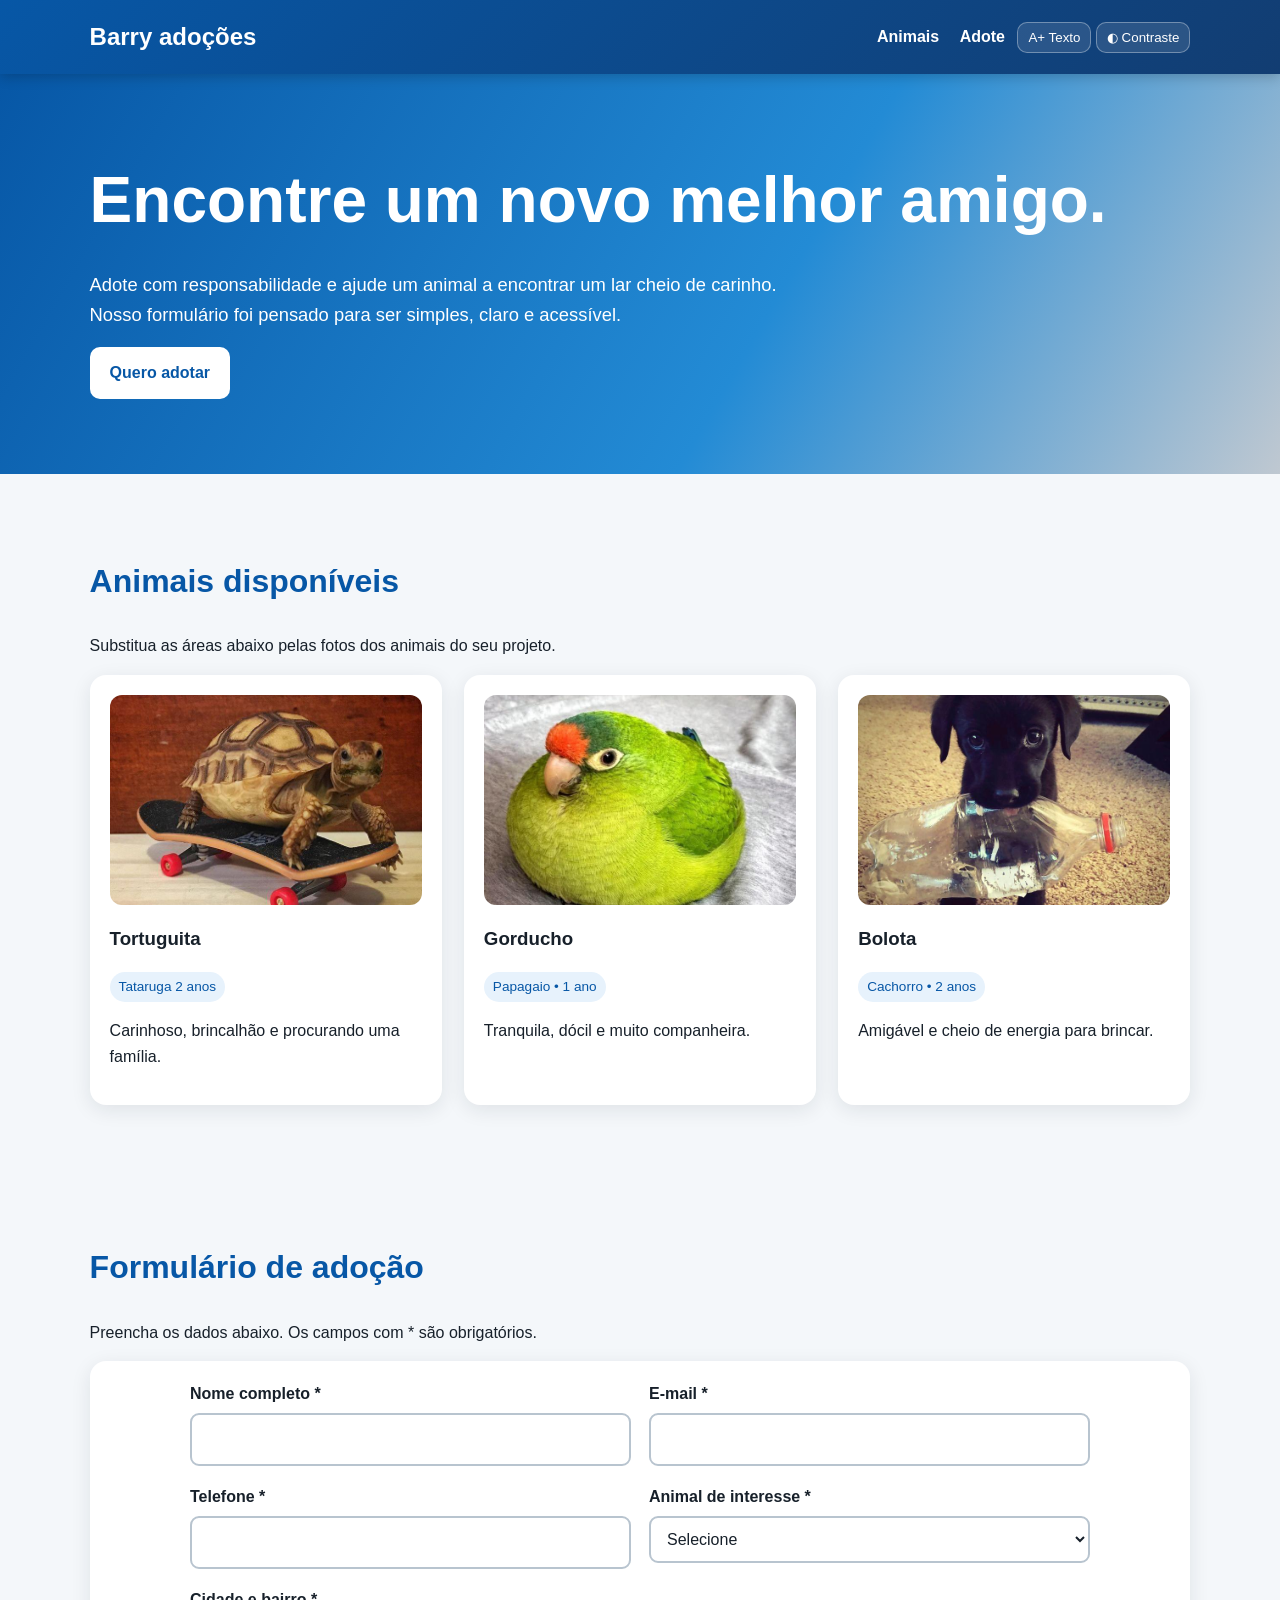
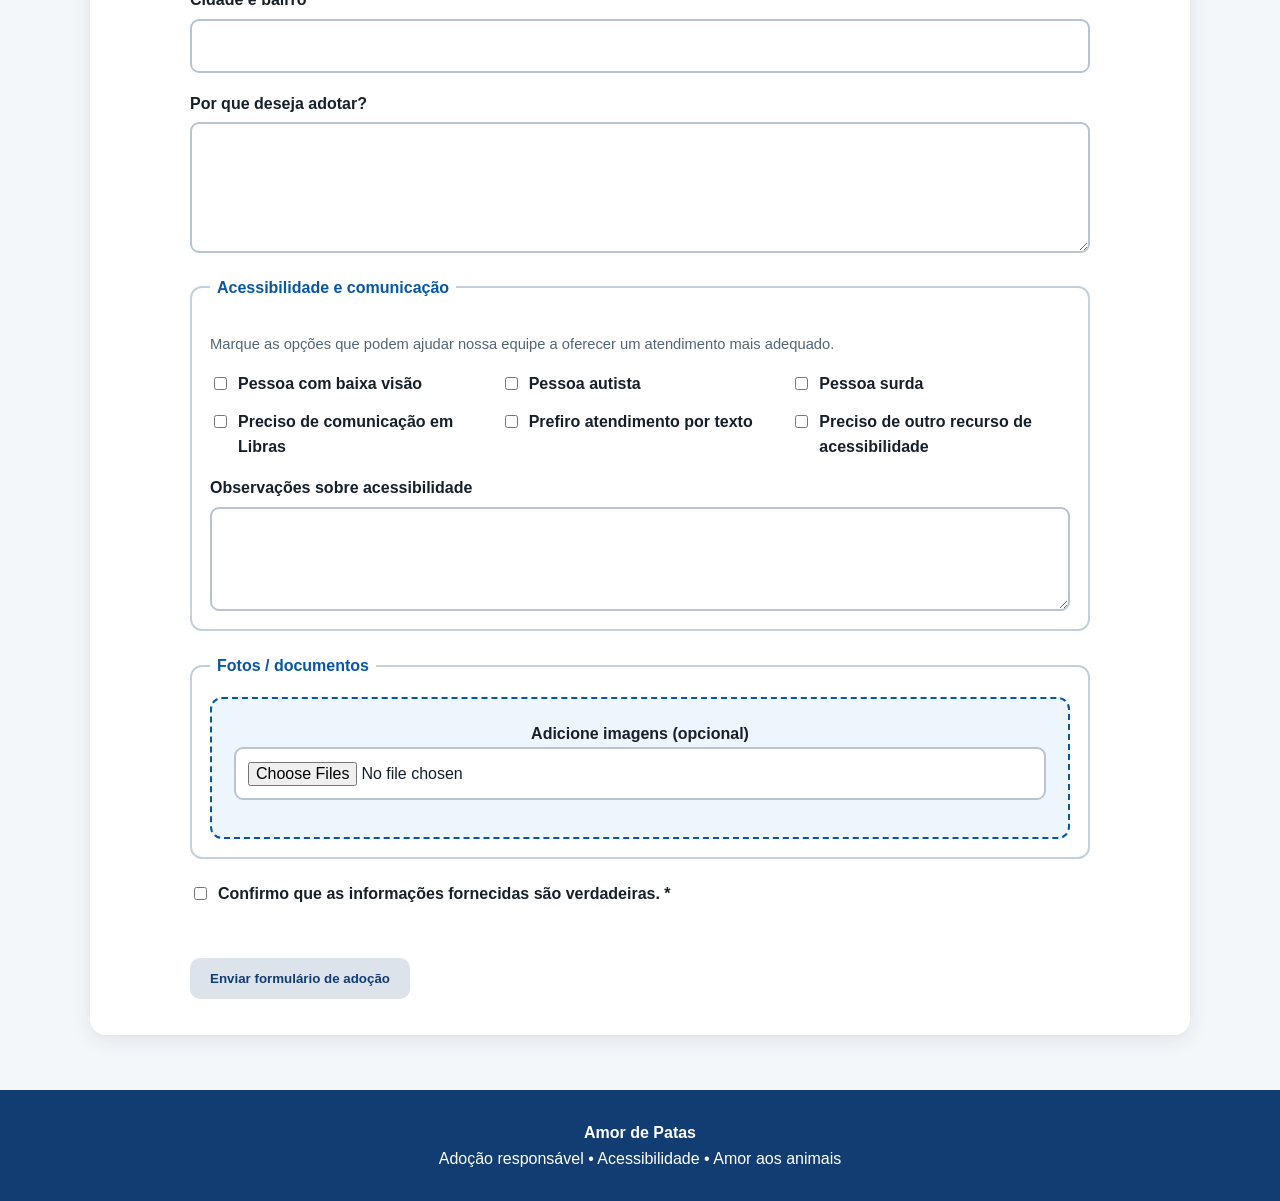
<file: index.html>
<!DOCTYPE html>
<html lang="pt-BR">

<head>
  <meta charset="UTF-8">
  <meta name="viewport" content="width=device-width, initial-scale=1.0">
  <title>Amor de Patas | Adoção Responsável</title>

  <style>
    :root {
      --blue: #0757a6;
      --blue2: #0b7bd3;
      --silver: #dce3ea;
      --dark: #17202a;
      --white: #fff;
      --focus: #ffd43b;
    }

    * {
      box-sizing: border-box;
    }

    html {
      scroll-behavior: smooth;
    }

    body {
      margin: 0;
      font-family: Arial, Helvetica, sans-serif;
      color: var(--dark);
      background: #f4f7fa;
      line-height: 1.6;
    }

    body.high-contrast {
      background: #000;
      color: #fff;
    }

    body.high-contrast .card,
    body.high-contrast header,
    body.high-contrast footer,
    body.high-contrast .hero {
      background: #111;
      color: #fff;
    }

    body.large-text {
      font-size: 118%;
    }

    header {
      background: linear-gradient(135deg, var(--blue), #123d72);
      color: white;
      padding: 18px 7%;
      position: sticky;
      top: 0;
      z-index: 10;
      box-shadow: 0 3px 12px #0003;
    }

    nav {
      display: flex;
      align-items: center;
      justify-content: space-between;
      gap: 20px;
      flex-wrap: wrap;
    }

    .logo {
      font-size: 1.5rem;
      font-weight: 800;
    }

    nav a {
      color: #fff;
      text-decoration: none;
      margin: 0 8px;
      font-weight: bold;
    }

    nav a:hover,
    nav a:focus {
      text-decoration: underline;
    }

    .access {
      background: #ffffff1c;
      border: 1px solid #ffffff55;
      border-radius: 10px;
      padding: 7px 10px;
      color: #fff;
      cursor: pointer;
    }

    .hero {
      padding: 75px 7%;
      color: white;
      background: linear-gradient(120deg, #0757a6, #238bd5 60%, #bfc8d1);
    }

    .hero h1 {
      font-size: clamp(2.2rem, 5vw, 4rem);
      margin: 0 0 12px;
    }

    .hero p {
      max-width: 720px;
      font-size: 1.15rem;
    }

    .btn {
      display: inline-block;
      border: 0;
      border-radius: 10px;
      padding: 13px 20px;
      background: var(--silver);
      color: #123d72;
      font-weight: 800;
      text-decoration: none;
      cursor: pointer;
    }

    .btn.primary {
      background: #fff;
      color: var(--blue);
    }

    section {
      padding: 55px 7%;
    }

    h2 {
      color: var(--blue);
      font-size: 2rem;
    }

    .cards {
      display: grid;
      grid-template-columns: repeat(auto-fit, minmax(220px, 1fr));
      gap: 22px;
    }

    .card {
      background: white;
      border-radius: 16px;
      padding: 20px;
      box-shadow: 0 5px 20px #17202a18;
    }

    .animal-img {
      height: 210px;
      border-radius: 12px;
      background: linear-gradient(135deg, #dce3ea, #9eb4c9);
      display: flex;
      align-items: center;
      justify-content: center;
      overflow: hidden;
      margin-bottom: 15px;
    }

    .animal-img img {
      width: 100%;
      height: 100%;
      object-fit: cover;
    }

    .placeholder {
      text-align: center;
      color: #31516e;
      font-weight: bold;
    }

    .tag {
      display: inline-block;
      background: #e7f2fc;
      color: var(--blue);
      padding: 4px 9px;
      border-radius: 20px;
      font-size: 0.85rem;
    }

    form {
      max-width: 900px;
      margin: auto;
    }

    .form-grid {
      display: grid;
      grid-template-columns: repeat(2, 1fr);
      gap: 18px;
    }

    .field {
      display: flex;
      flex-direction: column;
      gap: 6px;
    }

    .field.full {
      grid-column: 1 / -1;
    }

    label {
      font-weight: bold;
    }

    input,
    select,
    textarea {
      width: 100%;
      padding: 12px;
      border: 2px solid #b8c4cf;
      border-radius: 9px;
      font: inherit;
      background: #fff;
      color: #17202a;
    }

    input:focus,
    select:focus,
    textarea:focus,
    button:focus,
    a:focus {
      outline: 3px solid var(--focus);
      outline-offset: 2px;
    }

    fieldset {
      border: 2px solid #c4d0da;
      border-radius: 12px;
      padding: 18px;
      margin: 22px 0;
    }

    legend {
      font-weight: 800;
      color: var(--blue);
      padding: 0 7px;
    }

    .checks {
      display: grid;
      grid-template-columns: repeat(auto-fit, minmax(220px, 1fr));
      gap: 12px;
    }

    .check {
      display: flex;
      gap: 8px;
      align-items: flex-start;
    }

    .check input {
      width: auto;
      margin-top: 6px;
    }

    .image-upload {
      border: 2px dashed var(--blue);
      padding: 22px;
      border-radius: 12px;
      text-align: center;
      background: #eef6fd;
    }

    #preview {
      display: grid;
      grid-template-columns: repeat(auto-fit, minmax(130px, 1fr));
      gap: 10px;
      margin-top: 15px;
    }

    #preview img {
      width: 100%;
      height: 120px;
      object-fit: cover;
      border-radius: 10px;
    }

    .note {
      font-size: 0.92rem;
      color: #536575;
    }

    footer {
      background: #123d72;
      color: white;
      text-align: center;
      padding: 30px 7%;
    }

    @media (max-width: 700px) {
      .form-grid {
        grid-template-columns: 1fr;
      }

      .field.full {
        grid-column: auto;
      }
    }
  </style>
</head>

<body>

  <header>
    <nav aria-label="Navegação principal">

      <div class="logo">
         Barry adoções
      </div>

      <div>
        <a href="#animais">Animais</a>
        <a href="#adote">Adote</a>

        <button
          class="access"
          onclick="document.body.classList.toggle('large-text')"
          aria-label="Aumentar ou diminuir o tamanho do texto">
          A+ Texto
        </button>

        <button
          class="access"
          onclick="document.body.classList.toggle('high-contrast')"
          aria-label="Ativar ou desativar alto contraste">
          ◐ Contraste
        </button>
      </div>

    </nav>
  </header>

  <main>

    <section class="hero">

      <h1>Encontre um novo melhor amigo.</h1>

      <p>
        Adote com responsabilidade e ajude um animal a encontrar um lar cheio de carinho.
        Nosso formulário foi pensado para ser simples, claro e acessível.
      </p>

      <a class="btn primary" href="#adote">
        Quero adotar
      </a>

    </section>

    <section id="animais">

      <h2> Animais disponíveis</h2>

      <p>
        Substitua as áreas abaixo pelas fotos dos animais do seu projeto.
      </p>

      <div class="cards">

        <article class="card">

          <div class="animal-img">
            <div class="placeholder">
              <br>
            <img src="Tortuguita.jpg" alt="Tortuguita">
            </div>
          </div>

          <h3>Tortuguita</h3>

          <span class="tag">
           Tataruga 2 anos
          </span>

          <p>
            Carinhoso, brincalhão e procurando uma família.
          </p>

        </article>

        <article class="card">

          <div class="animal-img">
            <div class="placeholder">
                                   <br>
              <img src="gorducho.jpg" alt="">
            </div>
          </div>

          <h3>Gorducho</h3>

          <span class="tag">
            Papagaio • 1 ano
          </span>

          <p>
            Tranquila, dócil e muito companheira.
          </p>

        </article>

        <article class="card">

          <div class="animal-img">
            <div class="placeholder">
              <br>
              <img src="bolota.jpg" alt="">
            </div>
          </div>

          <h3>Bolota</h3>

          <span class="tag">
            Cachorro • 2 anos
          </span>

          <p>
            Amigável e cheio de energia para brincar.
          </p>

        </article>

      </div>

    </section>

    <section id="adote">

      <h2> Formulário de adoção</h2>

      <p>
        Preencha os dados abaixo. Os campos com * são obrigatórios.
      </p>

      <div class="card">

        <form onsubmit="enviar(event)">

          <div class="form-grid">

            <div class="field">
              <label for="nome">Nome completo *</label>
              <input id="nome" required>
            </div>

            <div class="field">
              <label for="email">E-mail *</label>
              <input id="email" type="email" required>
            </div>

            <div class="field">
              <label for="tel">Telefone *</label>
              <input id="tel" type="tel" required>
            </div>

            <div class="field">

              <label for="animal">
                Animal de interesse *
              </label>

              <select id="animal" required>
                <option value="">Selecione</option>
                <option>Tortuguita</option>
                <option>Gorducho</option>
                <option>Bolota</option>
              </select>

            </div>

            <div class="field full">

              <label for="endereco">
                Cidade e bairro *
              </label>

              <input id="endereco" required>

            </div>

            <div class="field full">

              <label for="motivo">
                Por que deseja adotar?
              </label>

              <textarea id="motivo" rows="4"></textarea>

            </div>

          </div>

          <fieldset>

            <legend>
              Acessibilidade e comunicação
            </legend>

            <p class="note">
              Marque as opções que podem ajudar nossa equipe a oferecer
              um atendimento mais adequado.
            </p>

            <div class="checks">

              <label class="check">
                <input type="checkbox">
                Pessoa com baixa visão
              </label>

              <label class="check">
                <input type="checkbox">
                Pessoa autista
              </label>

              <label class="check">
                <input type="checkbox">
                Pessoa surda
              </label>

              <label class="check">
                <input type="checkbox">
                Preciso de comunicação em Libras
              </label>

              <label class="check">
                <input type="checkbox">
                Prefiro atendimento por texto
              </label>

              <label class="check">
                <input type="checkbox">
                Preciso de outro recurso de acessibilidade
              </label>

            </div>

            <div class="field" style="margin-top:15px">

              <label for="acess">
                Observações sobre acessibilidade
              </label>

              <textarea
                id="acess"
                rows="3"
                placeholder="Conte, se desejar, qual recurso ou forma de comunicação facilita seu atendimento.">
              </textarea>

            </div>

          </fieldset>

          <fieldset>

            <legend>
              Fotos / documentos
            </legend>

            <div class="image-upload">

              <label for="fotos">
                Adicione imagens (opcional)
              </label>

              <br>

              <input
                id="fotos"
                type="file"
                accept="image/*"
                multiple
                onchange="previewImages(event)">

              <div
                id="preview"
                aria-live="polite">
              </div>

            </div>

          </fieldset>

          <label class="check">

            <input type="checkbox" required>

            Confirmo que as informações fornecidas são verdadeiras. *

          </label>

          <br>
          <br>

          <button class="btn" type="submit">
            Enviar formulário de adoção
          </button>

          <p id="msg" role="status"></p>

        </form>

      </div>

    </section>

  </main>

  <footer>

    <strong>
       Amor de Patas
    </strong>

    <br>

    Adoção responsável • Acessibilidade • Amor aos animais

  </footer>

  <script>
    function previewImages(e) {
      const box = document.getElementById('preview');

      box.innerHTML = '';

      [...e.target.files].forEach(file => {
        const img = document.createElement('img');

        img.alt = 'Pré-visualização da imagem selecionada';

        img.src = URL.createObjectURL(file);

        box.appendChild(img);
      });
    }

    function enviar(e) {
      e.preventDefault();

      document.getElementById('msg').textContent =
        '✅ Formulário preenchido com sucesso! (Demonstração — conecte a um servidor para receber os dados.)';

      document.getElementById('msg').style.color = '#0757a6';
    }
  </script>

</body>

</html>
</file>
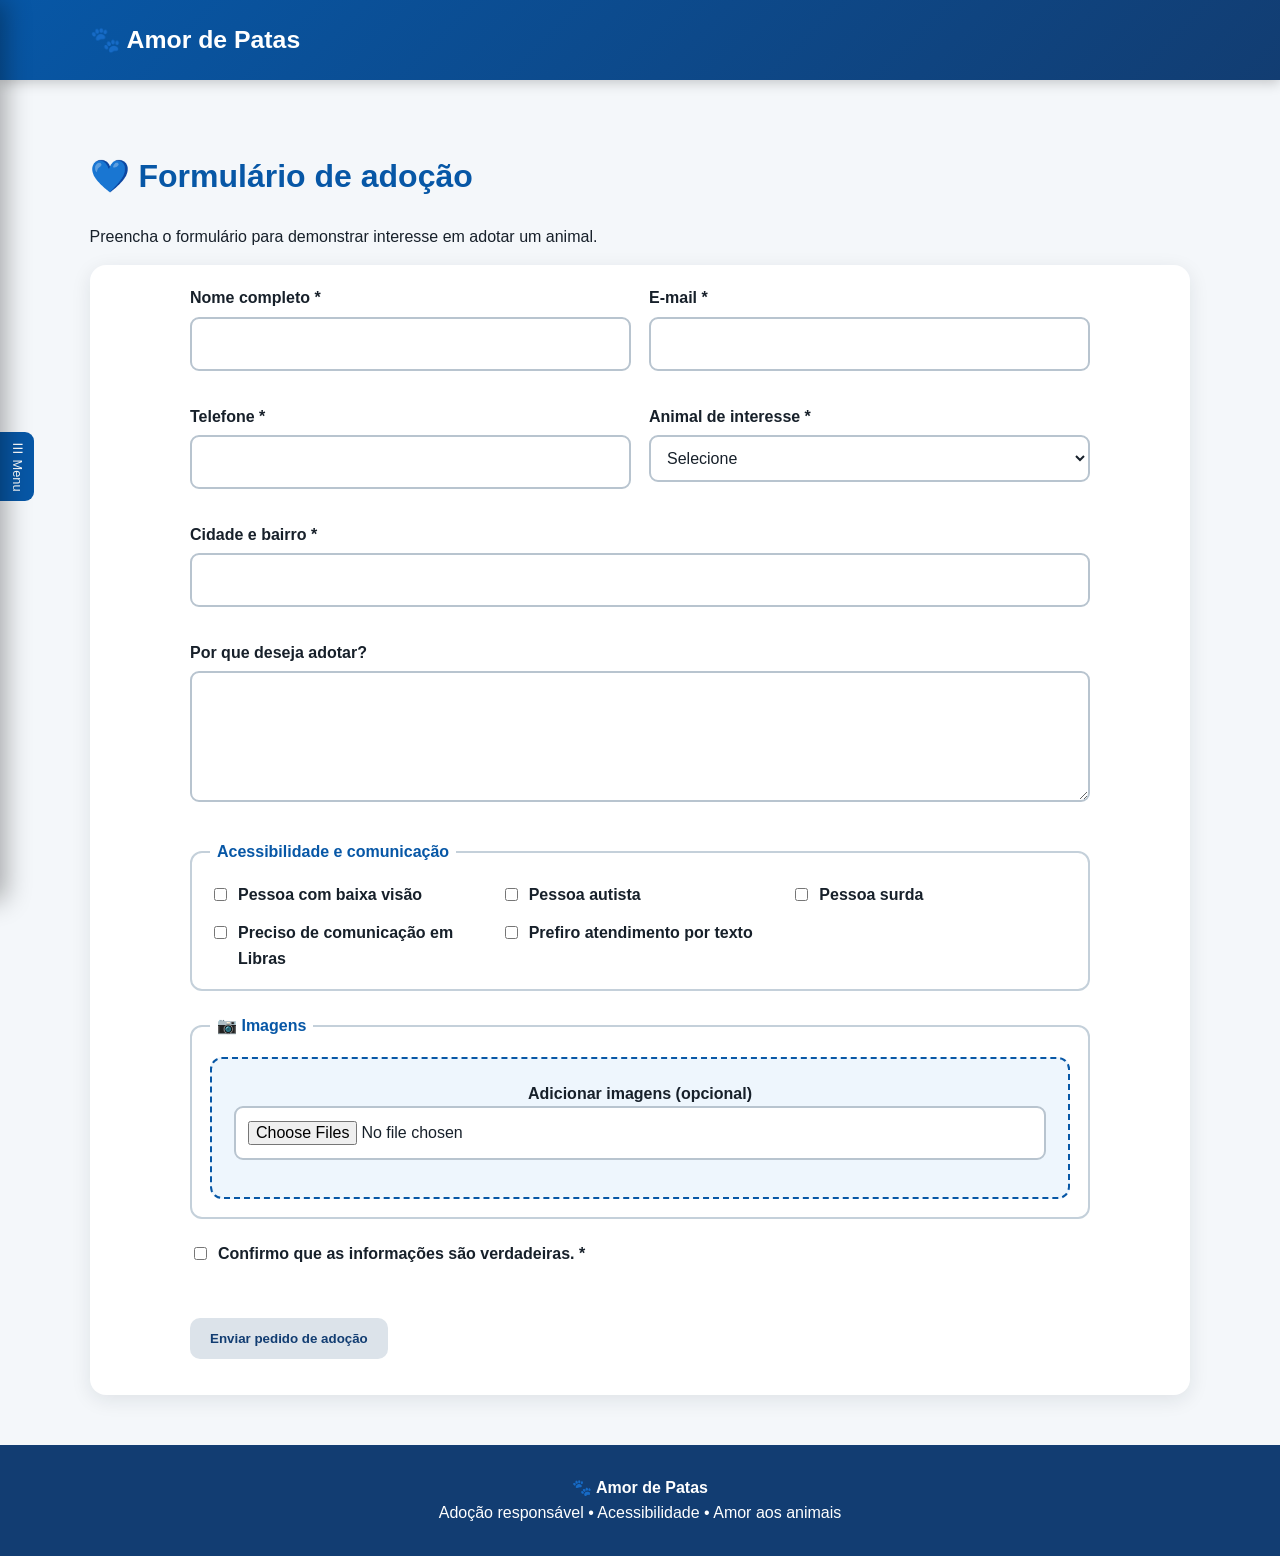
<file: adocao.html>
<!DOCTYPE html>
<html lang="pt-BR">
<head><meta charset="UTF-8"><meta name="viewport" content="width=device-width,initial-scale=1.0"><title>Adoção | Amor de Patas</title><style>
:root{--blue:#0757a6;--blue2:#0b7bd3;--silver:#dce3ea;--dark:#17202a;--white:#fff;--focus:#ffd43b}
*{box-sizing:border-box}
html{scroll-behavior:smooth}
body{margin:0;font-family:Arial,Helvetica,sans-serif;background:#f4f7fa;color:var(--dark);line-height:1.6}
header{background:linear-gradient(135deg,var(--blue),#123d72);color:#fff;padding:20px 7%;box-shadow:0 3px 12px #0003}
.logo{font-size:1.55rem;font-weight:800}
.side-trigger{position:fixed;left:0;top:0;width:24px;height:100vh;z-index:20}
.side-menu{position:fixed;left:-285px;top:0;width:285px;height:100vh;background:linear-gradient(180deg,#0757a6,#123d72);color:white;z-index:30;padding:85px 20px 20px;box-shadow:5px 0 25px #0005;transition:left .25s ease}
.side-trigger:hover + .side-menu,.side-menu:hover{left:0}
.side-menu h2{color:#fff;margin-top:0}
.side-menu a{display:block;color:white;text-decoration:none;padding:15px;border-radius:10px;margin:8px 0;font-weight:bold;background:#ffffff12}
.side-menu a:hover,.side-menu a:focus{background:#ffffff2b}
.hint{position:fixed;left:0;top:48%;z-index:15;background:var(--blue);color:white;padding:9px 7px;border-radius:0 9px 9px 0;font-size:.8rem;writing-mode:vertical-rl}
main{padding:50px 7%;min-height:70vh}
.hero{padding:70px 7%;color:white;background:linear-gradient(120deg,#0757a6,#238bd5 60%,#bfc8d1)}
.hero h1{font-size:clamp(2.2rem,5vw,4rem);margin:0 0 12px}
.hero p{max-width:720px;font-size:1.15rem}
.btn{display:inline-block;border:0;border-radius:10px;padding:13px 20px;background:var(--silver);color:#123d72;font-weight:800;text-decoration:none;cursor:pointer}
.btn.primary{background:#fff;color:var(--blue)}
h1,h2{color:var(--blue)}
.hero h1{color:#fff}
.cards{display:grid;grid-template-columns:repeat(auto-fit,minmax(220px,1fr));gap:22px}
.card{background:#fff;border-radius:16px;padding:20px;box-shadow:0 5px 20px #17202a18}
.animal-img{height:210px;border-radius:12px;background:linear-gradient(135deg,#dce3ea,#9eb4c9);display:flex;align-items:center;justify-content:center;overflow:hidden;margin-bottom:15px}
.animal-img img{width:100%;height:100%;object-fit:cover}
.placeholder{text-align:center;color:#31516e;font-weight:bold}
.tag{display:inline-block;background:#e7f2fc;color:var(--blue);padding:4px 9px;border-radius:20px;font-size:.85rem}
form{max-width:900px;margin:auto}
.form-grid{display:grid;grid-template-columns:repeat(2,1fr);gap:18px}
.field{display:flex;flex-direction:column;gap:6px;margin-bottom:15px}
.field.full{grid-column:1/-1}
label{font-weight:bold}
input,select,textarea{width:100%;padding:12px;border:2px solid #b8c4cf;border-radius:9px;font:inherit;background:#fff;color:#17202a}
fieldset{border:2px solid #c4d0da;border-radius:12px;padding:18px;margin:22px 0}
legend{font-weight:800;color:var(--blue);padding:0 7px}
.checks{display:grid;grid-template-columns:repeat(auto-fit,minmax(220px,1fr));gap:12px}
.check{display:flex;gap:8px;align-items:flex-start}
.check input{width:auto;margin-top:6px}
.image-upload{border:2px dashed var(--blue);padding:22px;border-radius:12px;text-align:center;background:#eef6fd}
#preview{display:grid;grid-template-columns:repeat(auto-fit,minmax(130px,1fr));gap:10px;margin-top:15px}
#preview img{width:100%;height:120px;object-fit:cover;border-radius:10px}
.note{font-size:.92rem;color:#536575}
footer{background:#123d72;color:white;text-align:center;padding:30px 7%}
input:focus,select:focus,textarea:focus,button:focus,a:focus{outline:3px solid var(--focus);outline-offset:2px}
@media(max-width:700px){.form-grid{grid-template-columns:1fr}.field.full{grid-column:auto}.side-menu{width:260px}}
</style></head>
<body>
<div class="side-trigger" aria-hidden="true"></div>
<div class="hint">☰ Menu</div>
<aside class="side-menu" aria-label="Menu lateral">
  <h2>🐾 Amor de Patas</h2>
  <p>Passe o mouse para navegar:</p>
  <a href="login.html">🔐 Login / Cadastro</a>
  <a href="animais.html">🐶 Animais</a>
  <a href="adocao.html">💙 Adotar</a>
  <a href="site_adocao_amor_de_patas.html">🏠 Início</a>
</aside>
<header><div class="logo">🐾 Amor de Patas</div></header>

<main>
<h1>💙 Formulário de adoção</h1>
<p>Preencha o formulário para demonstrar interesse em adotar um animal.</p>
<div class="card">
<form onsubmit="enviar(event)">
<div class="form-grid">
<div class="field"><label>Nome completo *</label><input required></div>
<div class="field"><label>E-mail *</label><input type="email" required></div>
<div class="field"><label>Telefone *</label><input type="tel" required></div>
<div class="field"><label>Animal de interesse *</label><select required><option value="">Selecione</option><option>Thor</option><option>Luna</option><option>Bob</option></select></div>
<div class="field full"><label>Cidade e bairro *</label><input required></div>
<div class="field full"><label>Por que deseja adotar?</label><textarea rows="4"></textarea></div>
</div>
<fieldset><legend>Acessibilidade e comunicação</legend>
<div class="checks">
<label class="check"><input type="checkbox"> Pessoa com baixa visão</label>
<label class="check"><input type="checkbox"> Pessoa autista</label>
<label class="check"><input type="checkbox"> Pessoa surda</label>
<label class="check"><input type="checkbox"> Preciso de comunicação em Libras</label>
<label class="check"><input type="checkbox"> Prefiro atendimento por texto</label>
</div>
</fieldset>
<fieldset><legend>📷 Imagens</legend>
<div class="image-upload"><label for="fotos">Adicionar imagens (opcional)</label><br><input id="fotos" type="file" accept="image/*" multiple onchange="previewImages(event)"><div id="preview"></div></div>
</fieldset>
<label class="check"><input type="checkbox" required> Confirmo que as informações são verdadeiras. *</label><br><br>
<button class="btn" type="submit">Enviar pedido de adoção</button><p id="msg"></p>
</form></div>
</main>
<script>
function previewImages(e){const b=document.getElementById('preview');b.innerHTML='';[...e.target.files].forEach(f=>{const i=document.createElement('img');i.src=URL.createObjectURL(f);i.alt='Imagem selecionada';b.appendChild(i)})}
function enviar(e){e.preventDefault();document.getElementById('msg').textContent='✅ Pedido preenchido com sucesso!'}
</script>
<footer><strong>🐾 Amor de Patas</strong><br>Adoção responsável • Acessibilidade • Amor aos animais</footer>
</body></html>
</file>
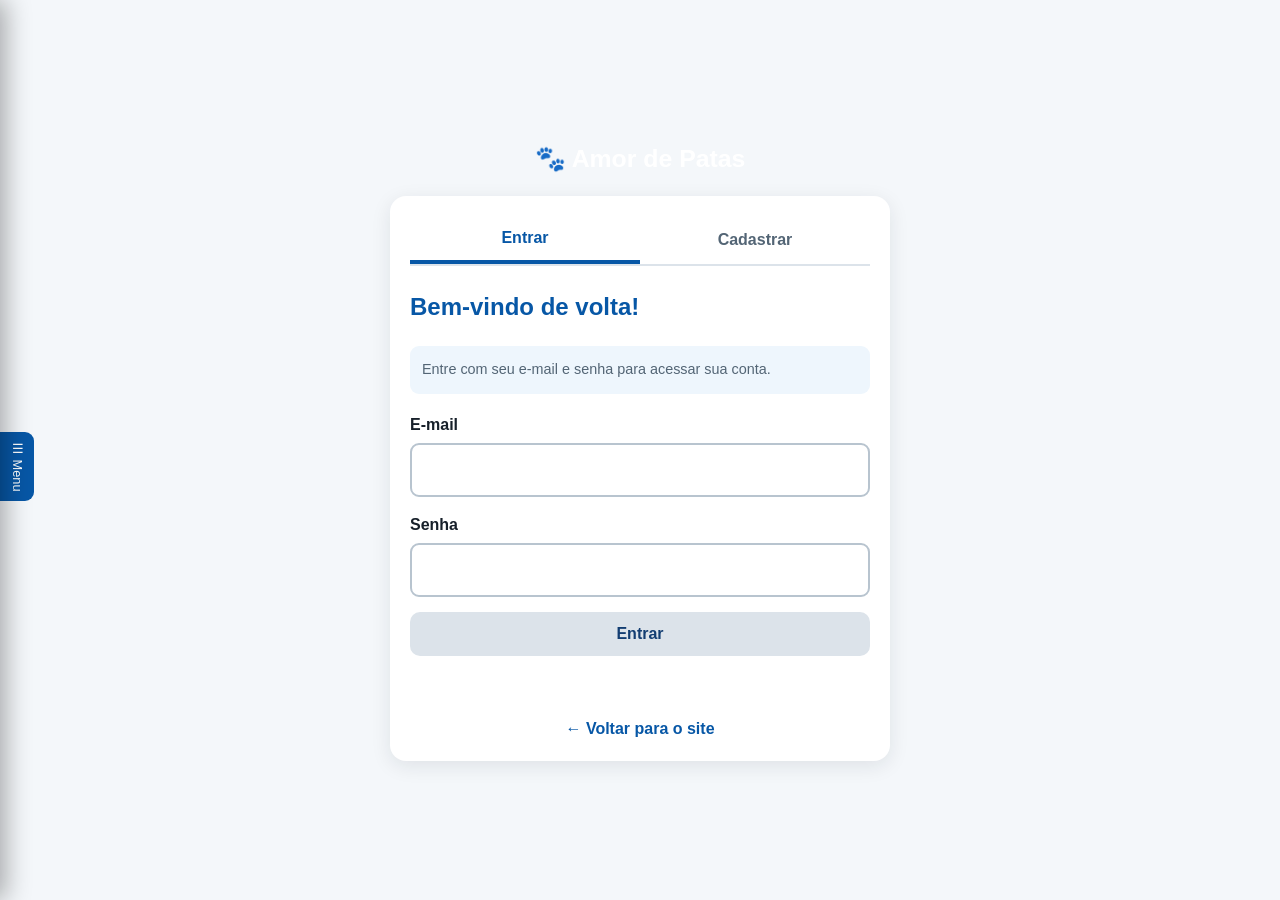
<file: login.html>
<!DOCTYPE html>
<html lang="pt-BR">
<head>
<meta charset="UTF-8">
<meta name="viewport" content="width=device-width, initial-scale=1.0">
<title>Entrar / Cadastrar | Amor de Patas</title>
<style>
:root{--blue:#0757a6;--blue2:#0b7bd3;--silver:#dce3ea;--dark:#17202a;--focus:#ffd43b}
*{box-sizing:border-box}
body{margin:0;font-family:Arial,Helvetica,sans-serif;background:linear-gradient(135deg,#0757a6,#bfc8d1);min-height:100vh;color:var(--dark);display:flex;align-items:center;justify-content:center;padding:25px}
.container{width:min(500px,100%)}
.logo{text-align:center;color:white;font-size:2rem;font-weight:800;margin-bottom:18px}
.card{background:white;border-radius:18px;padding:30px;box-shadow:0 10px 35px #0004}
.tabs{display:flex;margin-bottom:22px;border-bottom:2px solid #dce3ea}
.tabs button{flex:1;padding:13px;border:0;background:transparent;font-size:1rem;font-weight:bold;cursor:pointer;color:#536575}
.tabs button.active{color:var(--blue);border-bottom:4px solid var(--blue)}
.form{display:none}.form.active{display:block}
.field{display:flex;flex-direction:column;gap:6px;margin-bottom:16px}
label{font-weight:bold}
input{padding:12px;border:2px solid #b8c4cf;border-radius:9px;font:inherit}
input:focus,button:focus,a:focus{outline:3px solid var(--focus);outline-offset:2px}
.btn{width:100%;padding:13px;border:0;border-radius:10px;background:var(--blue);color:white;font-weight:bold;font-size:1rem;cursor:pointer}
.btn:hover{background:var(--blue2)}
.back{display:block;text-align:center;margin-top:20px;color:var(--blue);font-weight:bold;text-decoration:none}
.message{min-height:25px;margin-top:15px;font-weight:bold}
.info{font-size:.9rem;color:#536575;background:#eef6fd;padding:12px;border-radius:9px;margin-bottom:18px}
.user-box{display:none;background:#eef6fd;border-radius:12px;padding:18px;margin-top:20px}
.user-box.show{display:block}
.logout{margin-top:10px;background:#536575}
</style>
<style>.container{position:relative;z-index:1}.side-menu{font-family:Arial,Helvetica,sans-serif}</style></head>
<body>
<style>
:root{--blue:#0757a6;--blue2:#0b7bd3;--silver:#dce3ea;--dark:#17202a;--white:#fff;--focus:#ffd43b}
*{box-sizing:border-box}
html{scroll-behavior:smooth}
body{margin:0;font-family:Arial,Helvetica,sans-serif;background:#f4f7fa;color:var(--dark);line-height:1.6}
header{background:linear-gradient(135deg,var(--blue),#123d72);color:#fff;padding:20px 7%;box-shadow:0 3px 12px #0003}
.logo{font-size:1.55rem;font-weight:800}
.side-trigger{position:fixed;left:0;top:0;width:24px;height:100vh;z-index:20}
.side-menu{position:fixed;left:-285px;top:0;width:285px;height:100vh;background:linear-gradient(180deg,#0757a6,#123d72);color:white;z-index:30;padding:85px 20px 20px;box-shadow:5px 0 25px #0005;transition:left .25s ease}
.side-trigger:hover + .side-menu,.side-menu:hover{left:0}
.side-menu h2{color:#fff;margin-top:0}
.side-menu a{display:block;color:white;text-decoration:none;padding:15px;border-radius:10px;margin:8px 0;font-weight:bold;background:#ffffff12}
.side-menu a:hover,.side-menu a:focus{background:#ffffff2b}
.hint{position:fixed;left:0;top:48%;z-index:15;background:var(--blue);color:white;padding:9px 7px;border-radius:0 9px 9px 0;font-size:.8rem;writing-mode:vertical-rl}
main{padding:50px 7%;min-height:70vh}
.hero{padding:70px 7%;color:white;background:linear-gradient(120deg,#0757a6,#238bd5 60%,#bfc8d1)}
.hero h1{font-size:clamp(2.2rem,5vw,4rem);margin:0 0 12px}
.hero p{max-width:720px;font-size:1.15rem}
.btn{display:inline-block;border:0;border-radius:10px;padding:13px 20px;background:var(--silver);color:#123d72;font-weight:800;text-decoration:none;cursor:pointer}
.btn.primary{background:#fff;color:var(--blue)}
h1,h2{color:var(--blue)}
.hero h1{color:#fff}
.cards{display:grid;grid-template-columns:repeat(auto-fit,minmax(220px,1fr));gap:22px}
.card{background:#fff;border-radius:16px;padding:20px;box-shadow:0 5px 20px #17202a18}
.animal-img{height:210px;border-radius:12px;background:linear-gradient(135deg,#dce3ea,#9eb4c9);display:flex;align-items:center;justify-content:center;overflow:hidden;margin-bottom:15px}
.animal-img img{width:100%;height:100%;object-fit:cover}
.placeholder{text-align:center;color:#31516e;font-weight:bold}
.tag{display:inline-block;background:#e7f2fc;color:var(--blue);padding:4px 9px;border-radius:20px;font-size:.85rem}
form{max-width:900px;margin:auto}
.form-grid{display:grid;grid-template-columns:repeat(2,1fr);gap:18px}
.field{display:flex;flex-direction:column;gap:6px;margin-bottom:15px}
.field.full{grid-column:1/-1}
label{font-weight:bold}
input,select,textarea{width:100%;padding:12px;border:2px solid #b8c4cf;border-radius:9px;font:inherit;background:#fff;color:#17202a}
fieldset{border:2px solid #c4d0da;border-radius:12px;padding:18px;margin:22px 0}
legend{font-weight:800;color:var(--blue);padding:0 7px}
.checks{display:grid;grid-template-columns:repeat(auto-fit,minmax(220px,1fr));gap:12px}
.check{display:flex;gap:8px;align-items:flex-start}
.check input{width:auto;margin-top:6px}
.image-upload{border:2px dashed var(--blue);padding:22px;border-radius:12px;text-align:center;background:#eef6fd}
#preview{display:grid;grid-template-columns:repeat(auto-fit,minmax(130px,1fr));gap:10px;margin-top:15px}
#preview img{width:100%;height:120px;object-fit:cover;border-radius:10px}
.note{font-size:.92rem;color:#536575}
footer{background:#123d72;color:white;text-align:center;padding:30px 7%}
input:focus,select:focus,textarea:focus,button:focus,a:focus{outline:3px solid var(--focus);outline-offset:2px}
@media(max-width:700px){.form-grid{grid-template-columns:1fr}.field.full{grid-column:auto}.side-menu{width:260px}}
</style>
<div class="side-trigger" aria-hidden="true"></div><div class="hint">☰ Menu</div>
<aside class="side-menu"><h2>🐾 Amor de Patas</h2><p>Navegue pelo site:</p>
<a href="login.html">🔐 Login / Cadastro</a><a href="animais.html">🐶 Animais</a><a href="adocao.html">💙 Adotar</a><a href="site_adocao_amor_de_patas.html">🏠 Início</a></aside>

<div class="container">
  <div class="logo">🐾 Amor de Patas</div>
  <div class="card">
    <div class="tabs">
      <button id="tabLogin" class="active" onclick="showTab('login')">Entrar</button>
      <button id="tabCadastro" onclick="showTab('cadastro')">Cadastrar</button>
    </div>

    <div id="login" class="form active">
      <h2>Bem-vindo de volta!</h2>
      <p class="info">Entre com seu e-mail e senha para acessar sua conta.</p>
      <div class="field"><label for="loginEmail">E-mail</label><input id="loginEmail" type="email" autocomplete="email" required></div>
      <div class="field"><label for="loginSenha">Senha</label><input id="loginSenha" type="password" autocomplete="current-password" required></div>
      <button class="btn" onclick="entrar()">Entrar</button>
      <div id="loginMsg" class="message" role="status"></div>
    </div>

    <div id="cadastro" class="form">
      <h2>Crie sua conta</h2>
      <p class="info">Seus dados ficam salvos neste navegador nesta versão de demonstração.</p>
      <div class="field"><label for="nome">Nome completo</label><input id="nome" autocomplete="name" required></div>
      <div class="field"><label for="email">E-mail</label><input id="email" type="email" autocomplete="email" required></div>
      <div class="field"><label for="senha">Senha</label><input id="senha" type="password" minlength="6" autocomplete="new-password" required></div>
      <div class="field"><label for="confirma">Confirmar senha</label><input id="confirma" type="password" minlength="6" autocomplete="new-password" required></div>
      <button class="btn" onclick="cadastrar()">Criar conta</button>
      <div id="cadMsg" class="message" role="status"></div>
    </div>

    <div id="userBox" class="user-box">
      <strong>Conta conectada:</strong>
      <div id="userName"></div>
      <div id="userEmail"></div>
      <button class="btn logout" onclick="sair()">Sair da conta</button>
    </div>

    <a class="back" href="site_adocao_amor_de_patas.html">← Voltar para o site</a>
  </div>
</div>

<script>
function showTab(tab){
  document.querySelectorAll('.form').forEach(x=>x.classList.remove('active'));
  document.querySelectorAll('.tabs button').forEach(x=>x.classList.remove('active'));
  document.getElementById(tab).classList.add('active');
  document.getElementById(tab==='login'?'tabLogin':'tabCadastro').classList.add('active');
  clearMessages();
}
function clearMessages(){
  document.getElementById('loginMsg').textContent='';
  document.getElementById('cadMsg').textContent='';
}
function getUser(){return JSON.parse(localStorage.getItem('amorDePatasUser') || 'null')}
function cadastrar(){
  const nome=document.getElementById('nome').value.trim();
  const email=document.getElementById('email').value.trim().toLowerCase();
  const senha=document.getElementById('senha').value;
  const confirma=document.getElementById('confirma').value;
  const msg=document.getElementById('cadMsg');
  if(!nome||!email||!senha){msg.textContent='⚠️ Preencha todos os campos.';return}
  if(senha.length<6){msg.textContent='⚠️ A senha deve ter pelo menos 6 caracteres.';return}
  if(senha!==confirma){msg.textContent='⚠️ As senhas não coincidem.';return}
  localStorage.setItem('amorDePatasUser',JSON.stringify({nome,email,senha}));
  localStorage.setItem('amorDePatasLogged','true');
  msg.textContent='✅ Cadastro realizado! Sua conta foi salva neste navegador.';
  atualizarConta();
}
function entrar(){
  const email=document.getElementById('loginEmail').value.trim().toLowerCase();
  const senha=document.getElementById('loginSenha').value;
  const user=getUser();
  const msg=document.getElementById('loginMsg');
  if(!user){msg.textContent='⚠️ Nenhuma conta cadastrada neste navegador.';return}
  if(email===user.email && senha===user.senha){
    localStorage.setItem('amorDePatasLogged','true');
    msg.textContent='✅ Login realizado com sucesso!';
    atualizarConta();
  }else msg.textContent='❌ E-mail ou senha incorretos.';
}
function sair(){
  localStorage.removeItem('amorDePatasLogged');
  atualizarConta();
}
function atualizarConta(){
  const user=getUser(), logged=localStorage.getItem('amorDePatasLogged')==='true';
  const box=document.getElementById('userBox');
  if(user && logged){
    box.classList.add('show');
    document.getElementById('userName').textContent='Nome: '+user.nome;
    document.getElementById('userEmail').textContent='E-mail: '+user.email;
  }else box.classList.remove('show');
}
atualizarConta();
</script>
</body>
</html>
</file>
